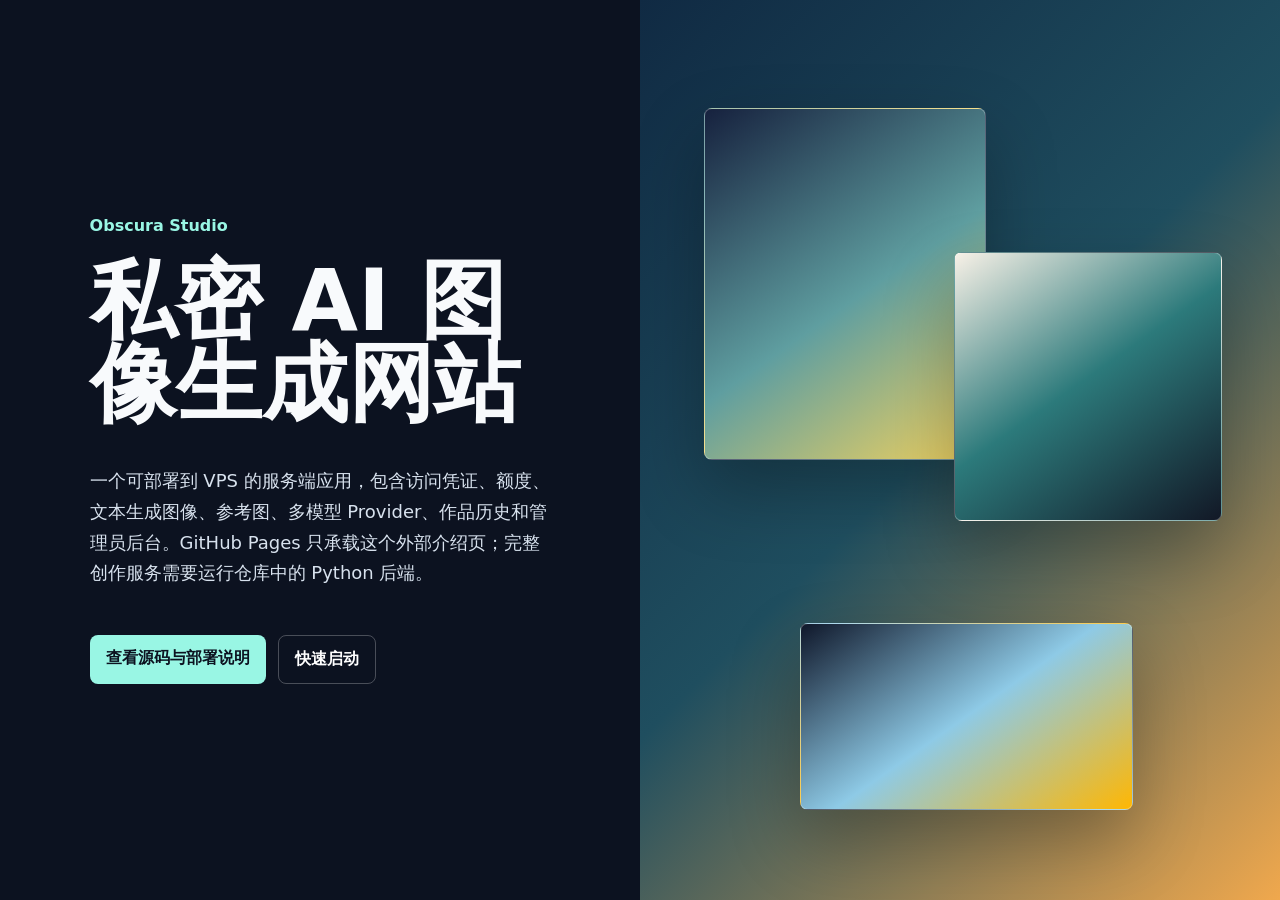
<file: docs/index.html>
<!doctype html>
<html lang="zh-CN">
<head>
  <meta charset="utf-8">
  <meta name="viewport" content="width=device-width, initial-scale=1">
  <title>Obscura Studio</title>
  <style>
    *{box-sizing:border-box}body{margin:0;font-family:Inter,ui-sans-serif,system-ui,-apple-system,BlinkMacSystemFont,"Segoe UI",sans-serif;background:#0c1220;color:#f8fafc}main{min-height:100vh;display:grid;grid-template-columns:1fr 1fr}.copy{padding:clamp(28px,7vw,92px);display:flex;flex-direction:column;justify-content:center}.brand{font-weight:800;color:#99f6e4;margin-bottom:24px}h1{font-size:clamp(42px,7vw,86px);line-height:.96;margin:0 0 24px}p{font-size:18px;line-height:1.7;color:#d8e2ee;max-width:720px}.actions{display:flex;gap:12px;flex-wrap:wrap;margin-top:28px}a{color:#0c1220;background:#99f6e4;text-decoration:none;border-radius:8px;padding:13px 16px;font-weight:800}.ghost{background:transparent;color:#fff;border:1px solid rgba(255,255,255,.25)}.art{position:relative;background:linear-gradient(135deg,#102a43,#1f4e5f 48%,#f0a84d);overflow:hidden}.card{position:absolute;border-radius:8px;box-shadow:0 30px 70px rgba(0,0,0,.28);border:1px solid rgba(255,255,255,.28)}.one{left:10%;top:12%;width:44%;aspect-ratio:4/5;background:linear-gradient(145deg,#16213e,#5f9ea0 54%,#f4d35e)}.two{right:9%;top:28%;width:42%;aspect-ratio:1/1;background:linear-gradient(145deg,#f8f1e7,#2c7a7b 48%,#121826)}.three{left:25%;bottom:10%;width:52%;aspect-ratio:16/9;background:linear-gradient(145deg,#0f172a,#8ecae6,#ffb703)}@media(max-width:860px){main{grid-template-columns:1fr}.art{min-height:42vh}.copy{min-height:58vh}}
  </style>
</head>
<body>
  <main>
    <section class="copy">
      <div class="brand">Obscura Studio</div>
      <h1>私密 AI 图像生成网站</h1>
      <p>一个可部署到 VPS 的服务端应用，包含访问凭证、额度、文本生成图像、参考图、多模型 Provider、作品历史和管理员后台。GitHub Pages 只承载这个外部介绍页；完整创作服务需要运行仓库中的 Python 后端。</p>
      <div class="actions">
        <a href="https://github.com/Daniel622/Art">查看源码与部署说明</a>
        <a class="ghost" href="https://github.com/Daniel622/Art#快速启动">快速启动</a>
      </div>
    </section>
    <section class="art">
      <div class="card one"></div>
      <div class="card two"></div>
      <div class="card three"></div>
    </section>
  </main>
</body>
</html>
</file>
